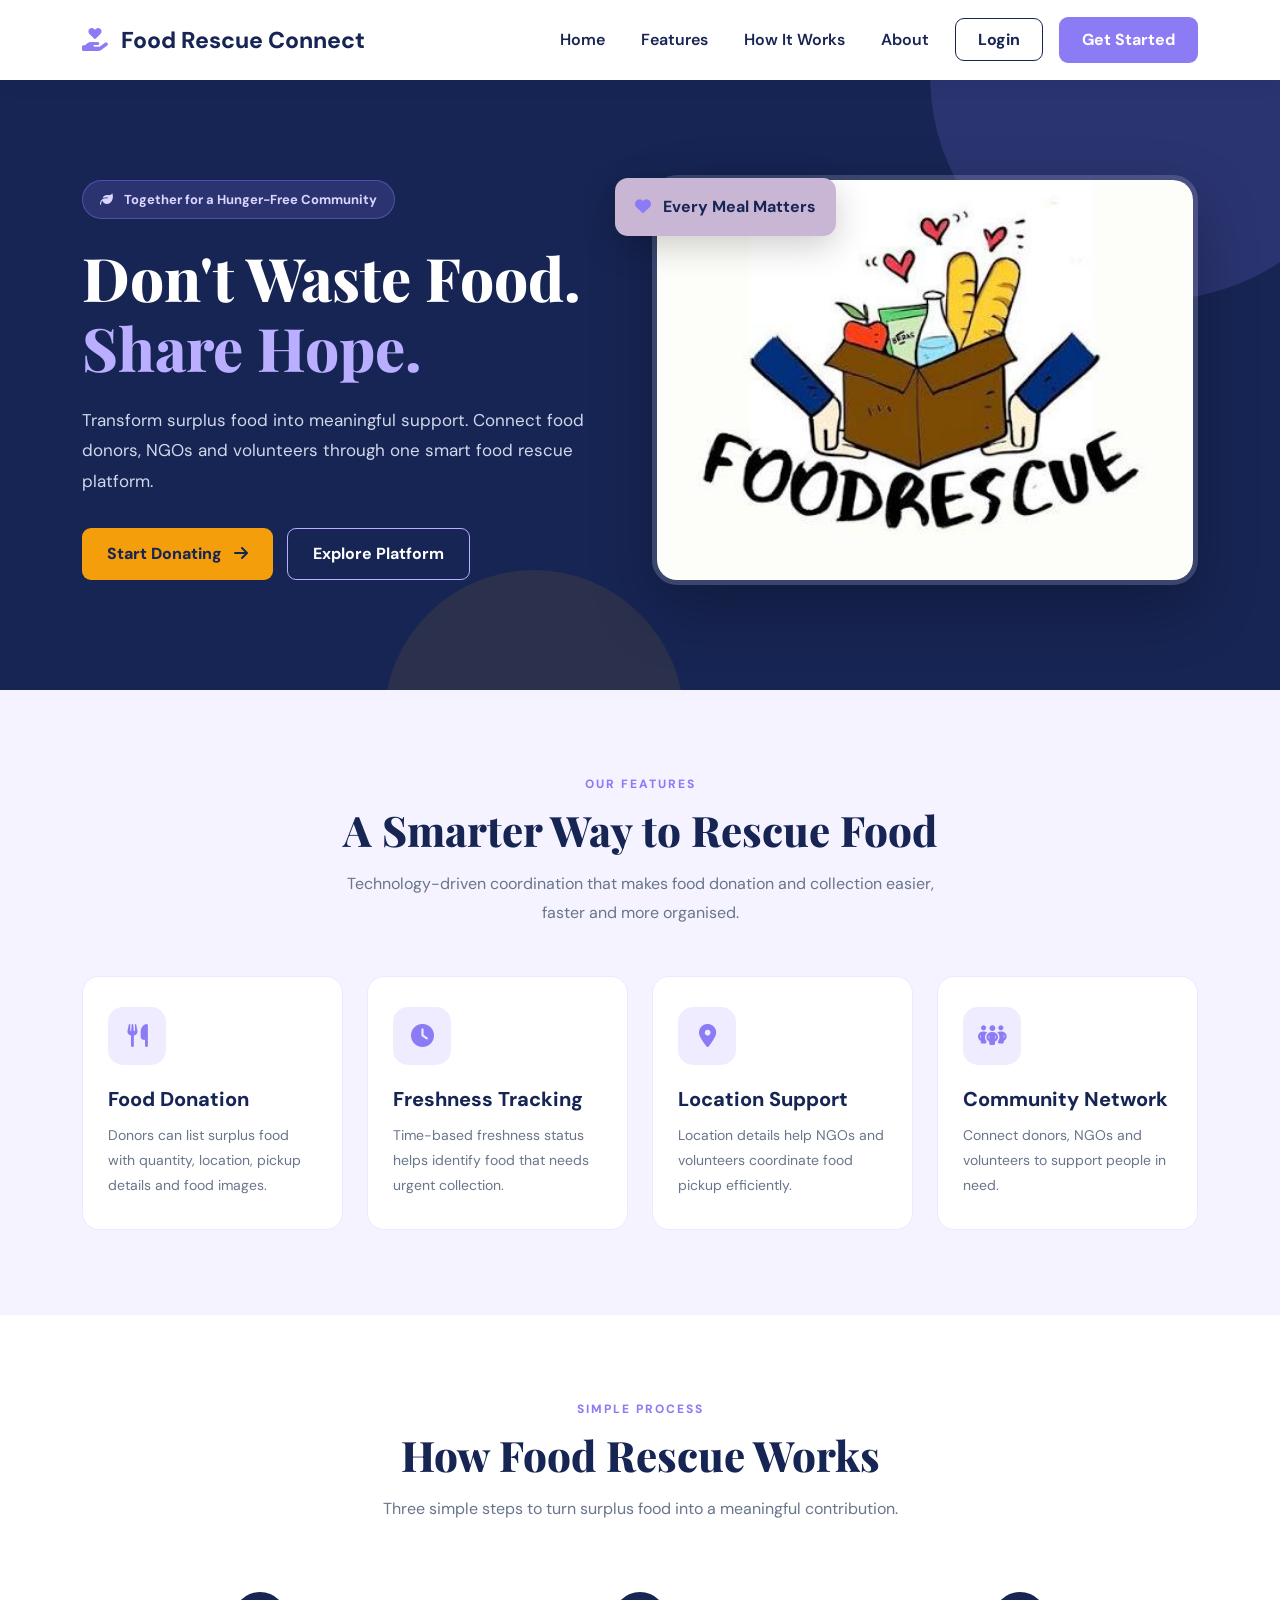
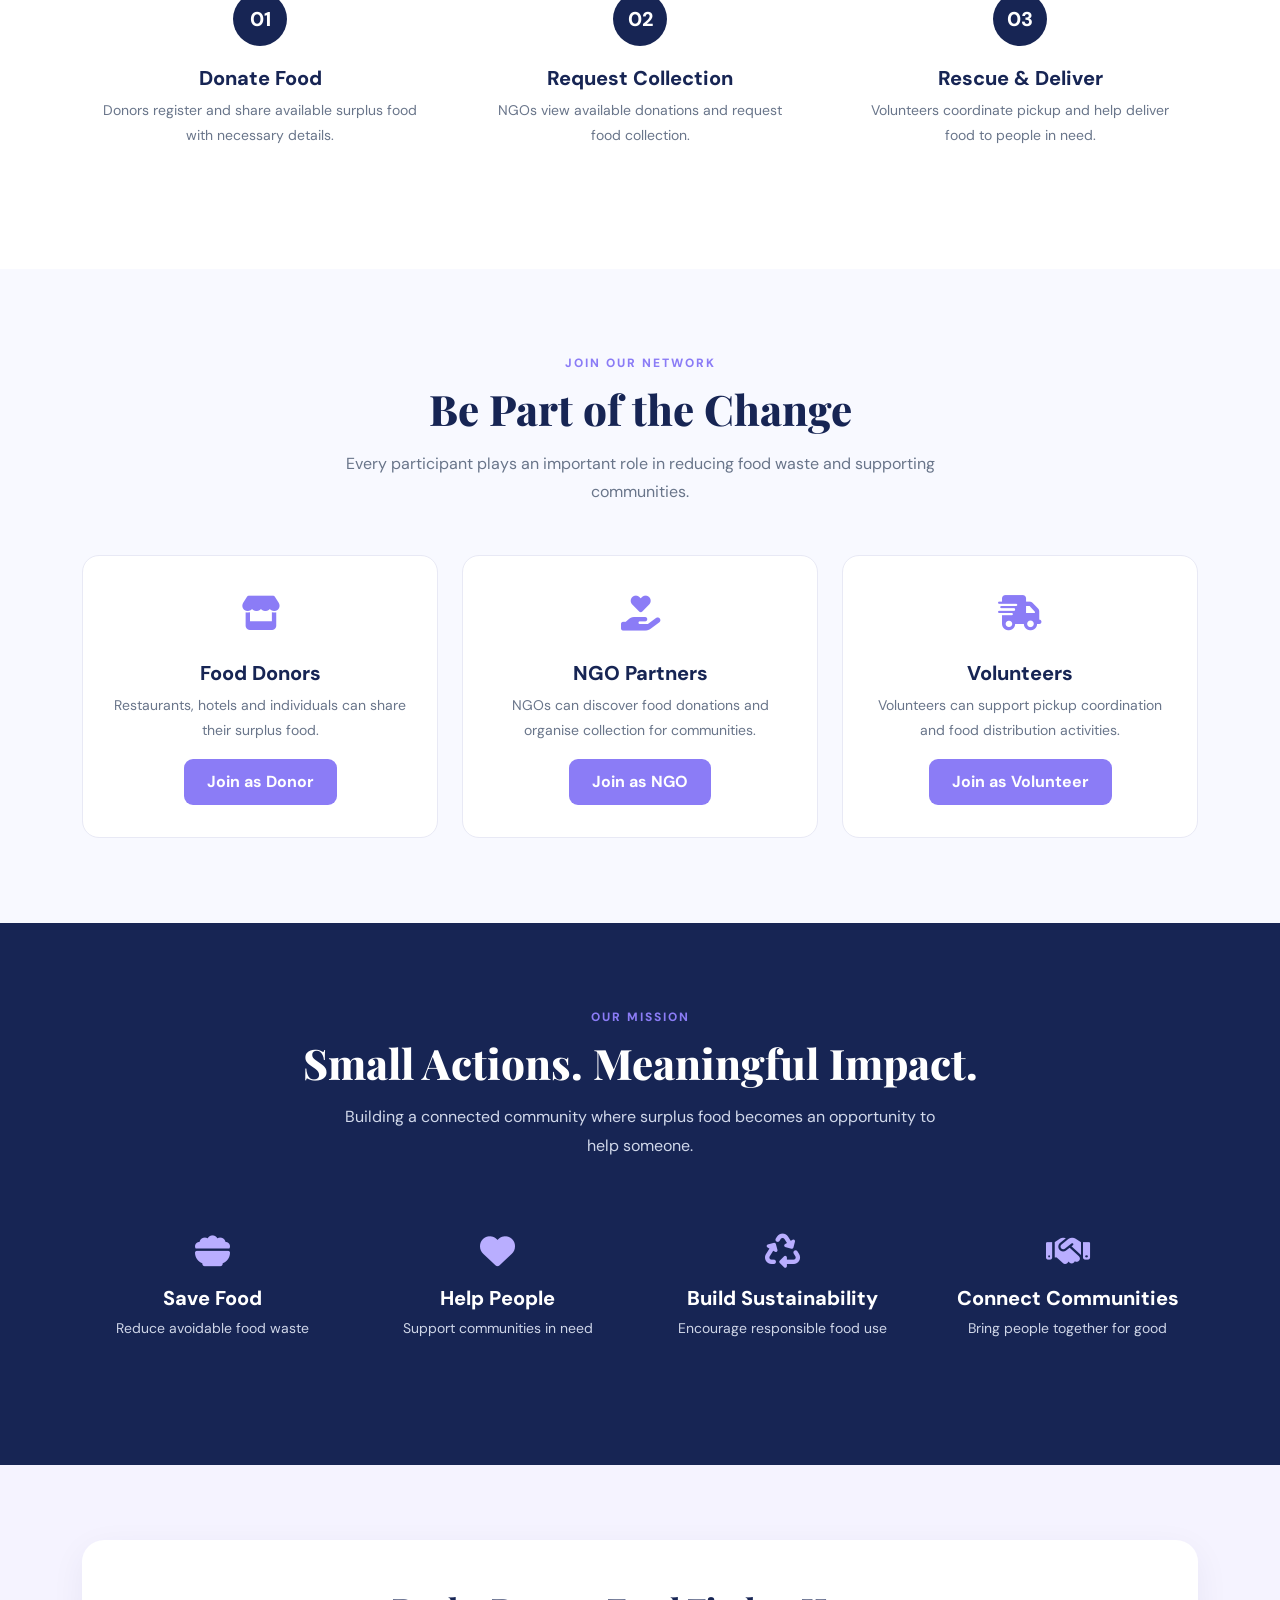
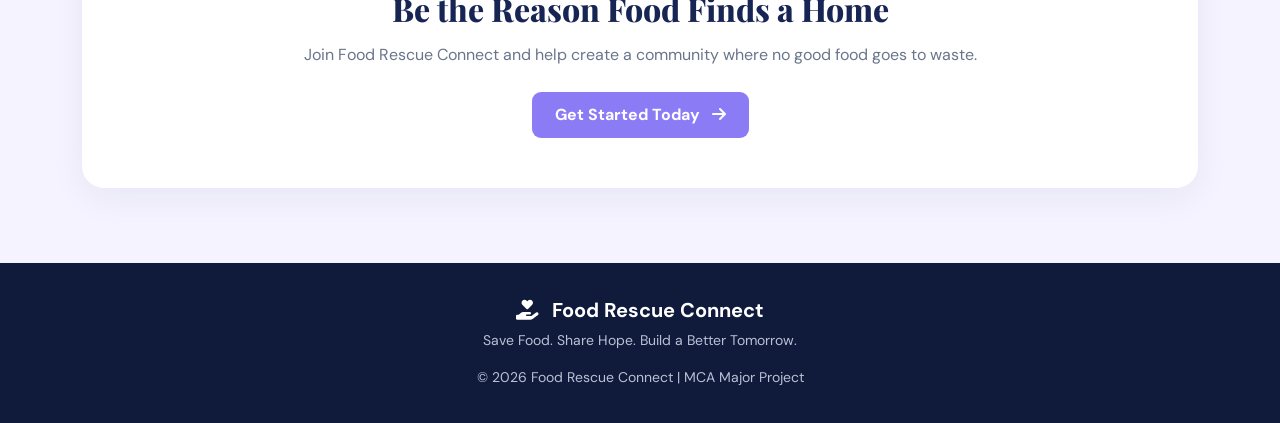
<file: templates/index.html>
<!DOCTYPE html>
<html lang="en">
<head>
    <meta charset="UTF-8">
    <meta name="viewport" content="width=device-width, initial-scale=1.0">
    <title>Food Rescue Connect | Save Food, Share Hope</title>

    <!-- Bootstrap -->
    <link href="https://cdn.jsdelivr.net/npm/bootstrap@5.3.3/dist/css/bootstrap.min.css" rel="stylesheet">

    <!-- Google Fonts -->
    <link href="https://fonts.googleapis.com/css2?family=DM+Sans:wght@400;500;600;700;800&family=Playfair+Display:wght@600;700;800&display=swap" rel="stylesheet">

    <!-- Icons -->
    <link rel="stylesheet" href="https://cdnjs.cloudflare.com/ajax/libs/font-awesome/6.5.2/css/all.min.css">

    <style>
        :root {
            --navy: #172554;
            --navy-light: #263b70;
            --lavender: #8B7CF6;
            --lavender-light: #F5F3FF;
            --amber: #F59E0B;
            --white: #FFFFFF;
            --text: #263247;
            --muted: #69758A;
        }

        * {
            margin: 0;
            padding: 0;
            box-sizing: border-box;
        }

        body {
            font-family: 'DM Sans', sans-serif;
            color: var(--text);
            background: var(--white);
            overflow-x: hidden;
        }

        html {
            scroll-behavior: smooth;
        }

        /* NAVBAR */

        .navbar {
            background: var(--white);
            padding: 17px 0;
            box-shadow: 0 3px 20px rgba(23,37,84,0.06);
        }

        .navbar-brand {
            font-weight: 800;
            font-size: 23px;
            color: var(--navy) !important;
        }

        .brand-icon {
            color: var(--lavender);
            margin-right: 8px;
        }

        .nav-link {
            color: var(--navy) !important;
            font-weight: 600;
            margin: 0 10px;
        }

        .nav-link:hover {
            color: var(--lavender) !important;
        }

        .btn-login {
            border: 1.5px solid var(--navy);
            color: var(--navy);
            border-radius: 9px;
            padding: 10px 22px;
            font-weight: 700;
            text-decoration: none;
        }

        .btn-login:hover {
            background: var(--navy);
            color: white;
        }

        .btn-register {
            background: var(--lavender);
            color: white;
            border-radius: 9px;
            padding: 11px 23px;
            font-weight: 700;
            text-decoration: none;
            display: inline-block;
            transition: 0.3s;
        }

        .btn-register:hover {
            background: #7160df;
            color: white;
            transform: translateY(-2px);
        }

        /* HERO */

        .hero {
            background: var(--navy);
            color: white;
            padding: 95px 0 105px;
            position: relative;
            overflow: hidden;
        }

        .hero::before {
            content: "";
            position: absolute;
            width: 450px;
            height: 450px;
            background: rgba(139,124,246,0.17);
            border-radius: 50%;
            top: -230px;
            right: -100px;
        }

        .hero::after {
            content: "";
            position: absolute;
            width: 300px;
            height: 300px;
            background: rgba(245,158,11,0.09);
            border-radius: 50%;
            bottom: -180px;
            left: 30%;
        }

        .hero-content {
            position: relative;
            z-index: 2;
        }

        .hero-tag {
            display: inline-block;
            background: rgba(139,124,246,0.18);
            color: #DCD6FF;
            border: 1px solid rgba(139,124,246,0.4);
            padding: 9px 17px;
            border-radius: 30px;
            font-size: 13px;
            font-weight: 700;
            margin-bottom: 23px;
        }

        .hero h1 {
            font-family: 'Playfair Display', serif;
            font-size: clamp(38px, 5vw, 60px);
            font-weight: 800;
            line-height: 1.17;
            margin-bottom: 22px;
        }

        .hero h1 span {
            color: #B9AEFF;
        }

        .hero p {
            color: #D1D8EA;
            font-size: 17px;
            line-height: 1.8;
            max-width: 550px;
            margin-bottom: 32px;
        }

        .hero-buttons {
            display: flex;
            gap: 14px;
            flex-wrap: wrap;
        }

        .btn-hero {
            background: var(--amber);
            color: #172554;
            padding: 14px 25px;
            border-radius: 9px;
            text-decoration: none;
            font-weight: 800;
            transition: 0.3s;
        }

        .btn-hero:hover {
            background: #7160df;
            color: var(--navy);
            transform: translateY(-3px);
        }

        .btn-outline-hero {
            border: 1.5px solid #B9AEFF;
            color: white;
            padding: 13px 25px;
            border-radius: 9px;
            text-decoration: none;
            font-weight: 700;
        }

        .btn-outline-hero:hover {
            background: var(--lavender);
            color: white;
        }

        .hero-image {
            position: relative;
            z-index: 2;
        }

        .hero-image img {
            width: 100%;
            height: 410px;
            object-fit: cover;
            border-radius: 25px;
            border: 5px solid rgba(255,255,255,0.15);
            box-shadow: 0 25px 60px rgba(0,0,0,0.25);
        }

        .floating-card {
            position: absolute;
            bottom: 349px;
            left: -25px;
            background: rgb(201, 182, 212);
            color: var(--navy);
            padding: 17px 20px;
            border-radius: 13px;
            box-shadow: 0 10px 35px rgba(0,0,0,0.2);
            font-weight: 700;
        }

        .floating-card i {
            color: var(--lavender);
            margin-right: 8px;
        }

        /* COMMON SECTION */

        .section-padding {
            padding: 85px 0;
        }

        .section-tag {
            color: var(--lavender);
            font-weight: 800;
            text-transform: uppercase;
            letter-spacing: 2px;
            font-size: 12px;
            margin-bottom: 12px;
        }

        .section-title {
            color: var(--navy);
            font-family: 'Playfair Display', serif;
            font-weight: 800;
            font-size: clamp(30px, 4vw, 42px);
            margin-bottom: 15px;
        }

        .section-description {
            color: var(--muted);
            max-width: 620px;
            margin: auto;
            line-height: 1.8;
        }

        /* FEATURES */

        .features-section {
            background: var(--lavender-light);
        }

        .feature-card {
            background: white;
            border-radius: 17px;
            padding: 30px 25px;
            height: 100%;
            border: 1px solid #ECE9FF;
            transition: 0.3s;
        }

        .feature-card:hover {
            transform: translateY(-8px);
            box-shadow: 0 15px 35px rgba(23,37,84,0.09);
        }

        .feature-icon {
            width: 58px;
            height: 58px;
            border-radius: 15px;
            display: flex;
            justify-content: center;
            align-items: center;
            font-size: 23px;
            background: #EFECFF;
            color: var(--lavender);
            margin-bottom: 22px;
        }

        .feature-card h5 {
            color: var(--navy);
            font-weight: 800;
            margin-bottom: 12px;
        }

        .feature-card p {
            color: var(--muted);
            font-size: 14px;
            line-height: 1.8;
            margin: 0;
        }

        /* HOW IT WORKS */

        .step-number {
            width: 54px;
            height: 54px;
            background: var(--navy);
            color: white;
            border-radius: 50%;
            display: flex;
            align-items: center;
            justify-content: center;
            font-size: 20px;
            font-weight: 800;
            margin: 0 auto 20px;
        }

        .step-card {
            text-align: center;
            padding: 20px;
        }

        .step-card h5 {
            color: var(--navy);
            font-weight: 800;
        }

        .step-card p {
            color: var(--muted);
            font-size: 14px;
            line-height: 1.8;
        }

        /* USER ROLES */

        .roles-section {
            background: #F8F9FF;
        }

        .role-card {
            background: white;
            padding: 32px 25px;
            border-radius: 17px;
            border: 1px solid #E8E9F5;
            text-align: center;
            height: 100%;
            transition: 0.3s;
        }

        .role-card:hover {
            transform: translateY(-7px);
            box-shadow: 0 15px 35px rgba(23,37,84,0.08);
        }

        .role-icon {
            font-size: 35px;
            color: var(--lavender);
            margin-bottom: 20px;
        }

        .role-card h5 {
            color: var(--navy);
            font-weight: 800;
        }

        .role-card p {
            color: var(--muted);
            font-size: 14px;
            line-height: 1.8;
        }

        /* IMPACT */

        .impact-section {
            background: var(--navy);
            color: white;
        }

        .impact-section .section-title {
            color: white;
        }

        .impact-section .section-description {
            color: #D1D8EA;
        }

        .impact-item {
            text-align: center;
            padding: 25px 10px;
        }

        .impact-item i {
            color: #B9AEFF;
            font-size: 35px;
            margin-bottom: 17px;
        }

        .impact-item h5 {
            font-weight: 800;
        }

        .impact-item p {
            color: #CFD6E8;
            font-size: 14px;
        }

        /* CTA */

        .cta-section {
            background: var(--lavender-light);
            padding: 75px 20px;
            text-align: center;
        }

        .cta-box {
            background: white;
            padding: 50px 25px;
            border-radius: 22px;
            box-shadow: 0 10px 35px rgba(23,37,84,0.06);
        }

        .cta-box h2 {
            color: var(--navy);
            font-family: 'Playfair Display', serif;
            font-weight: 800;
            margin-bottom: 15px;
        }

        .cta-box p {
            color: var(--muted);
            margin-bottom: 25px;
        }

        /* FOOTER */

        footer {
            background: #101B3C;
            color: white;
            padding: 35px 0;
            text-align: center;
        }

        footer p {
            color: #B9C1D4;
            margin: 0;
            font-size: 14px;
        }

        footer span {
            color: #B9AEFF;
            font-weight: 700;
        }

        /* RESPONSIVE */

        @media (max-width: 991px) {
            .hero {
                padding: 65px 0;
            }

            .hero-image {
                margin-top: 45px;
            }

            .floating-card {
                left: 10px;
            }
        }

        @media (max-width: 576px) {
            .hero-image img {
                height: 280px;
            }

            .hero {
                padding: 55px 0 70px;
            }

            .section-padding {
                padding: 60px 0;
            }

            .floating-card {
                font-size: 13px;
                padding: 12px;
            }
        }
    </style>

    <meta name="theme-color" content="#172554">
    <meta name="apple-mobile-web-app-capable" content="yes">
    <meta name="apple-mobile-web-app-status-bar-style" content="default">
    <link rel="manifest" href="/static/manifest.webmanifest">
    <link rel="apple-touch-icon" href="/static/icons/icon-192.png">
    <link rel="stylesheet" href="/static/style.css">

</head>

<body>

<!-- NAVBAR -->
<nav class="navbar navbar-expand-lg sticky-top">
    <div class="container">

        <a class="navbar-brand" href="/">
            <i class="fa-solid fa-hand-holding-heart brand-icon"></i>
            Food Rescue Connect
        </a>

        <button class="navbar-toggler" type="button"
                data-bs-toggle="collapse" data-bs-target="#navbarMenu">
            <span class="navbar-toggler-icon"></span>
        </button>

        <div class="collapse navbar-collapse" id="navbarMenu">

            <ul class="navbar-nav ms-auto align-items-lg-center">

                <li class="nav-item">
                    <a class="nav-link" href="#home">Home</a>
                </li>

                <li class="nav-item">
                    <a class="nav-link" href="#features">Features</a>
                </li>

                <li class="nav-item">
                    <a class="nav-link" href="#how-it-works">How It Works</a>
                </li>

                <li class="nav-item">
                    <a class="nav-link" href="#about">About</a>
                </li>

                <li class="nav-item my-2 my-lg-0 ms-lg-2">
                    <a class="btn-login" href="/login">Login</a>
                </li>

                <li class="nav-item mt-3 mt-lg-0 ms-lg-3">
                    <a class="btn-register" href="/register">Get Started</a>
                </li>

            </ul>
        </div>
    </div>
</nav>

<!-- HERO SECTION -->
<section class="hero" id="home">
    <div class="container">
        <div class="row align-items-center">

            <div class="col-lg-6 hero-content">

                <div class="hero-tag">
                    <i class="fa-solid fa-leaf me-2"></i>
                    Together for a Hunger-Free Community
                </div>

                <h1>
                    Don't Waste Food.<br>
                    <span>Share Hope.</span>
                </h1>

                <p>
                    Transform surplus food into meaningful support.
                    Connect food donors, NGOs and volunteers through
                    one smart food rescue platform.
                </p>

                <div class="hero-buttons">
                    <a href="/register" class="btn-hero">
                        Start Donating <i class="fa-solid fa-arrow-right ms-2"></i>
                    </a>

                    <a href="#how-it-works" class="btn-outline-hero">
                        Explore Platform
                    </a>
                </div>

            </div>

            <div class="col-lg-6 hero-image">

                <img
                    src="/static/images/home.jpg"
                    alt="Fresh food ready to be shared">

                <div class="floating-card">
                    <i class="fa-solid fa-heart"></i>
                    Every Meal Matters
                </div>

            </div>

        </div>
    </div>
</section>

<!-- FEATURES -->
<section class="section-padding features-section" id="features">
    <div class="container">

        <div class="text-center mb-5">
            <div class="section-tag">Our Features</div>

            <h2 class="section-title">
                A Smarter Way to Rescue Food
            </h2>

            <p class="section-description">
                Technology-driven coordination that makes food
                donation and collection easier, faster and more organised.
            </p>
        </div>

        <div class="row g-4">

            <div class="col-md-6 col-lg-3">
                <div class="feature-card">
                    <div class="feature-icon">
                        <i class="fa-solid fa-utensils"></i>
                    </div>
                    <h5>Food Donation</h5>
                    <p>
                        Donors can list surplus food with quantity,
                        location, pickup details and food images.
                    </p>
                </div>
            </div>

            <div class="col-md-6 col-lg-3">
                <div class="feature-card">
                    <div class="feature-icon">
                        <i class="fa-solid fa-clock"></i>
                    </div>
                    <h5>Freshness Tracking</h5>
                    <p>
                        Time-based freshness status helps identify
                        food that needs urgent collection.
                    </p>
                </div>
            </div>

            <div class="col-md-6 col-lg-3">
                <div class="feature-card">
                    <div class="feature-icon">
                        <i class="fa-solid fa-location-dot"></i>
                    </div>
                    <h5>Location Support</h5>
                    <p>
                        Location details help NGOs and volunteers
                        coordinate food pickup efficiently.
                    </p>
                </div>
            </div>

            <div class="col-md-6 col-lg-3">
                <div class="feature-card">
                    <div class="feature-icon">
                        <i class="fa-solid fa-people-group"></i>
                    </div>
                    <h5>Community Network</h5>
                    <p>
                        Connect donors, NGOs and volunteers
                        to support people in need.
                    </p>
                </div>
            </div>

        </div>
    </div>
</section>

<!-- HOW IT WORKS -->
<section class="section-padding" id="how-it-works">
    <div class="container">

        <div class="text-center mb-5">
            <div class="section-tag">Simple Process</div>

            <h2 class="section-title">How Food Rescue Works</h2>

            <p class="section-description">
                Three simple steps to turn surplus food into a
                meaningful contribution.
            </p>
        </div>

        <div class="row g-4">

            <div class="col-md-4">
                <div class="step-card">
                    <div class="step-number">01</div>
                    <h5>Donate Food</h5>
                    <p>
                        Donors register and share available surplus
                        food with necessary details.
                    </p>
                </div>
            </div>

            <div class="col-md-4">
                <div class="step-card">
                    <div class="step-number">02</div>
                    <h5>Request Collection</h5>
                    <p>
                        NGOs view available donations and request
                        food collection.
                    </p>
                </div>
            </div>

            <div class="col-md-4">
                <div class="step-card">
                    <div class="step-number">03</div>
                    <h5>Rescue & Deliver</h5>
                    <p>
                        Volunteers coordinate pickup and help
                        deliver food to people in need.
                    </p>
                </div>
            </div>

        </div>
    </div>
</section>

<!-- USER ROLES -->
<section class="section-padding roles-section" id="about">
    <div class="container">

        <div class="text-center mb-5">
            <div class="section-tag">Join Our Network</div>

            <h2 class="section-title">
                Be Part of the Change
            </h2>

            <p class="section-description">
                Every participant plays an important role in
                reducing food waste and supporting communities.
            </p>
        </div>

        <div class="row g-4">

            <div class="col-md-4">
                <div class="role-card">
                    <div class="role-icon">
                        <i class="fa-solid fa-store"></i>
                    </div>
                    <h5>Food Donors</h5>
                    <p>
                        Restaurants, hotels and individuals can
                        share their surplus food.
                    </p>
                    <a href="/register" class="btn-register">
                        Join as Donor
                    </a>
                </div>
            </div>

            <div class="col-md-4">
                <div class="role-card">
                    <div class="role-icon">
                        <i class="fa-solid fa-hand-holding-heart"></i>
                    </div>
                    <h5>NGO Partners</h5>
                    <p>
                        NGOs can discover food donations and
                        organise collection for communities.
                    </p>
                    <a href="/register" class="btn-register">
                        Join as NGO
                    </a>
                </div>
            </div>

            <div class="col-md-4">
                <div class="role-card">
                    <div class="role-icon">
                        <i class="fa-solid fa-truck-fast"></i>
                    </div>
                    <h5>Volunteers</h5>
                    <p>
                        Volunteers can support pickup coordination
                        and food distribution activities.
                    </p>
                    <a href="/register" class="btn-register">
                        Join as Volunteer
                    </a>
                </div>
            </div>

        </div>
    </div>
</section>

<!-- IMPACT -->
<section class="section-padding impact-section">
    <div class="container">

        <div class="text-center mb-5">
            <div class="section-tag">Our Mission</div>

            <h2 class="section-title">
                Small Actions. Meaningful Impact.
            </h2>

            <p class="section-description">
                Building a connected community where surplus food
                becomes an opportunity to help someone.
            </p>
        </div>

        <div class="row g-4">

            <div class="col-6 col-lg-3">
                <div class="impact-item">
                    <i class="fa-solid fa-bowl-food"></i>
                    <h5>Save Food</h5>
                    <p>Reduce avoidable food waste</p>
                </div>
            </div>

            <div class="col-6 col-lg-3">
                <div class="impact-item">
                    <i class="fa-solid fa-heart"></i>
                    <h5>Help People</h5>
                    <p>Support communities in need</p>
                </div>
            </div>

            <div class="col-6 col-lg-3">
                <div class="impact-item">
                    <i class="fa-solid fa-recycle"></i>
                    <h5>Build Sustainability</h5>
                    <p>Encourage responsible food use</p>
                </div>
            </div>

            <div class="col-6 col-lg-3">
                <div class="impact-item">
                    <i class="fa-solid fa-handshake"></i>
                    <h5>Connect Communities</h5>
                    <p>Bring people together for good</p>
                </div>
            </div>

        </div>
    </div>
</section>

<!-- CALL TO ACTION -->
<section class="cta-section">
    <div class="container">
        <div class="cta-box">

            <h2>Be the Reason Food Finds a Home</h2>

            <p>
                Join Food Rescue Connect and help create a
                community where no good food goes to waste.
            </p>

            <a href="/register" class="btn-register">
                Get Started Today
                <i class="fa-solid fa-arrow-right ms-2"></i>
            </a>

        </div>
    </div>
</section>

<!-- FOOTER -->
<footer>
    <div class="container">
        <h5 class="fw-bold mb-2">
            <i class="fa-solid fa-hand-holding-heart me-2"></i>
            Food Rescue Connect
        </h5>

        <p>
            Save Food. Share Hope. Build a Better Tomorrow.
        </p>

        <p class="mt-3">
            © 2026 Food Rescue Connect | MCA Major Project
        </p>
    </div>
</footer>

<script src="https://cdn.jsdelivr.net/npm/bootstrap@5.3.3/dist/js/bootstrap.bundle.min.js"></script>


<script>if ("serviceWorker" in navigator) { window.addEventListener("load", () => { navigator.serviceWorker.register("/service-worker.js").catch(error => console.error("Service worker registration failed:", error)); }); }</script>

</body>
</html>
</file>
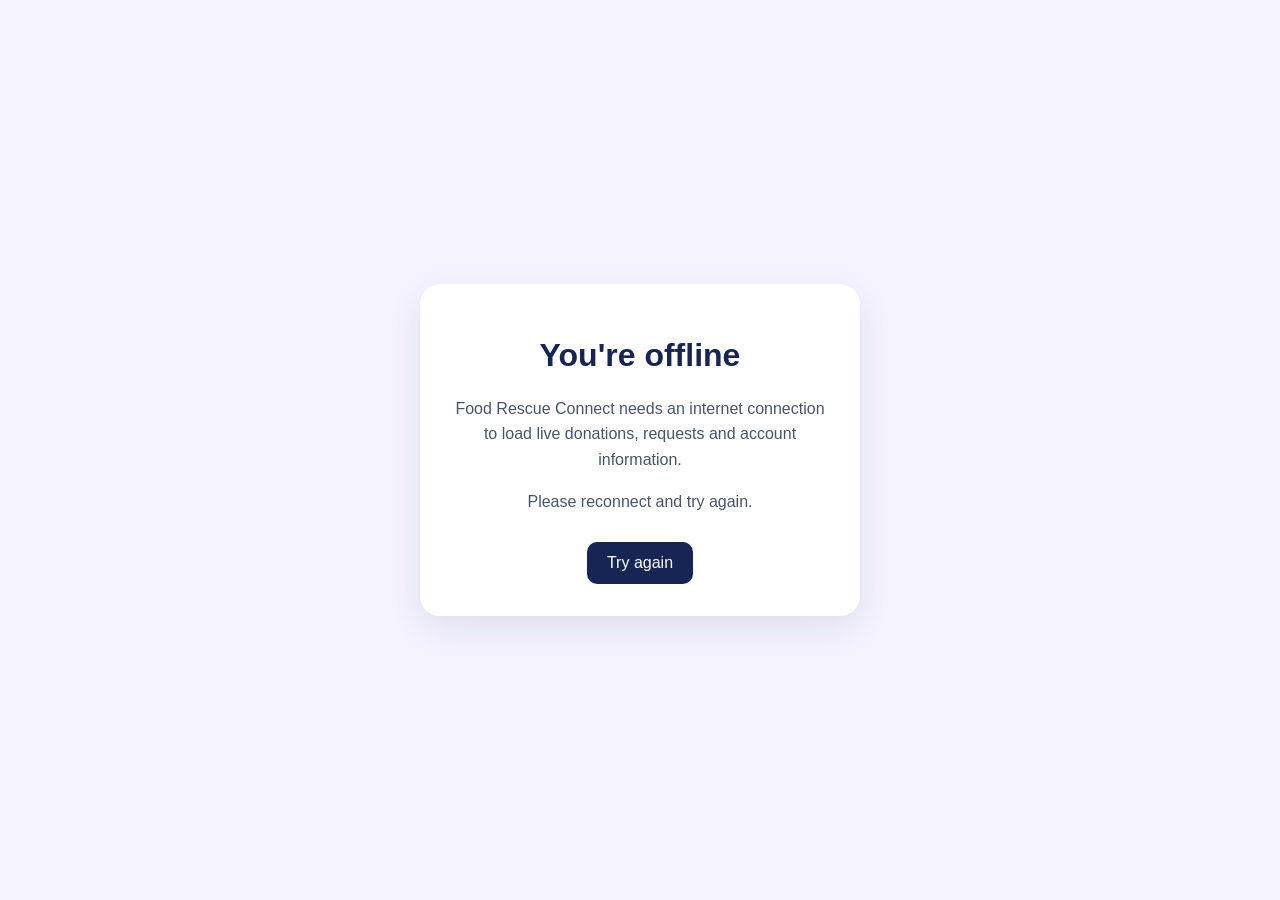
<file: static/offline.html>
<!doctype html><html lang="en"><head><meta charset="utf-8"><meta name="viewport" content="width=device-width,initial-scale=1"><meta name="theme-color" content="#172554"><title>Offline | Food Rescue Connect</title><style>*{box-sizing:border-box}body{margin:0;min-height:100vh;display:grid;place-items:center;padding:24px;background:#f5f3ff;font-family:Arial;color:#172554}main{max-width:440px;background:white;padding:32px;border-radius:20px;text-align:center;box-shadow:0 12px 35px #17255418}p{line-height:1.6;color:#475569}a{display:inline-block;margin-top:12px;padding:12px 20px;border-radius:10px;background:#172554;color:white;text-decoration:none}</style></head><body><main><h1>You're offline</h1><p>Food Rescue Connect needs an internet connection to load live donations, requests and account information.</p><p>Please reconnect and try again.</p><a href="/">Try again</a></main></body></html>
</file>
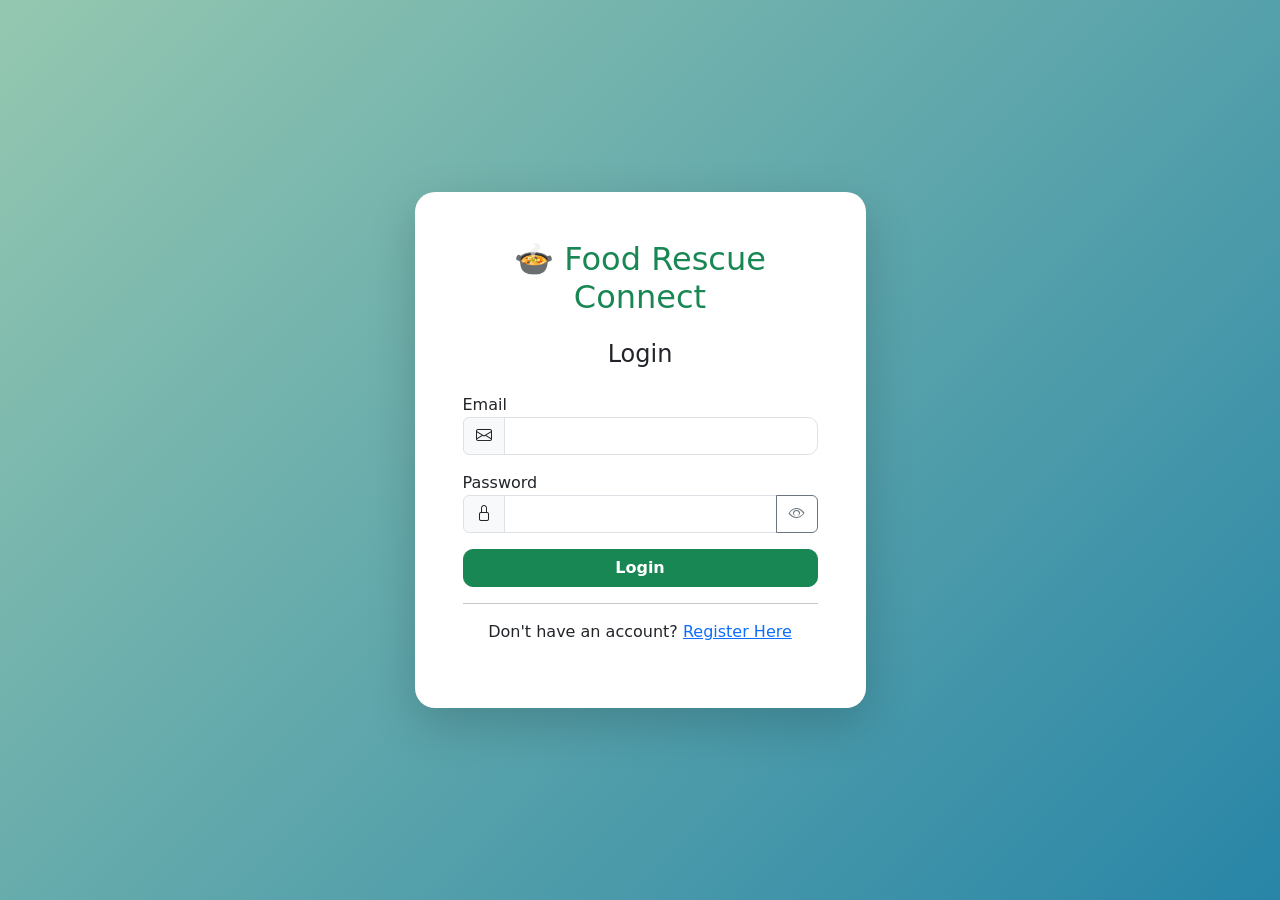
<file: templates/login.html>
<!DOCTYPE html>
<html lang="en">
<head>

<meta charset="UTF-8">
<meta name="viewport" content="width=device-width, initial-scale=1">

<title>Login | Food Rescue Connect</title>

<link href="https://cdn.jsdelivr.net/npm/bootstrap@5.3.3/dist/css/bootstrap.min.css" rel="stylesheet">
<link href="https://cdn.jsdelivr.net/npm/bootstrap-icons@1.11.3/font/bootstrap-icons.css" rel="stylesheet">

<style>

body{
    background:linear-gradient(135deg,#19875476,#2885a7);
    height:100vh;
    display:flex;
    justify-content:center;
    align-items:center;
}

.card{
    border:none;
    border-radius:20px;
}

.form-control{
    border-radius:10px;
}

.btn-success{
    border-radius:10px;
    font-weight:bold;
}

</style>


    <meta name="theme-color" content="#172554">
    <meta name="apple-mobile-web-app-capable" content="yes">
    <meta name="apple-mobile-web-app-status-bar-style" content="default">
    <link rel="manifest" href="/static/manifest.webmanifest">
    <link rel="apple-touch-icon" href="/static/icons/icon-192.png">
    <link rel="stylesheet" href="/static/style.css">

</head>

<body>

<div class="container">

<div class="row justify-content-center">

<div class="col-md-5">

<div class="card shadow-lg">

<div class="card-body p-5">

<h2 class="text-center text-success mb-4">
🍲 Food Rescue Connect
</h2>

<h4 class="text-center mb-4">
Login
</h4>

<form method="POST">

<div class="mb-3">

<label>Email</label>

<div class="input-group">

<span class="input-group-text">
<i class="bi bi-envelope"></i>
</span>

<input
type="email"
name="email"
class="form-control"
required>

</div>

</div>

<div class="mb-3">

<label>Password</label>

<div class="input-group">

<span class="input-group-text">
<i class="bi bi-lock"></i>
</span>

<input
type="password"
id="password"
name="password"
class="form-control"
required>

<button
class="btn btn-outline-secondary"
type="button"
onclick="showPassword()">

<i class="bi bi-eye"></i>

</button>

</div>

</div>

<button class="btn btn-success w-100">

Login

</button>

</form>

<hr>

<p class="text-center">

Don't have an account?

<a href="/register">

Register Here

</a>

</p>

</div>

</div>

</div>

</div>

</div>

<script>

function showPassword(){

let x=document.getElementById("password");

if(x.type==="password")
x.type="text";
else
x.type="password";

}

</script>


<script>if ("serviceWorker" in navigator) { window.addEventListener("load", () => { navigator.serviceWorker.register("/service-worker.js").catch(error => console.error("Service worker registration failed:", error)); }); }</script>

</body>
</html>
</file>
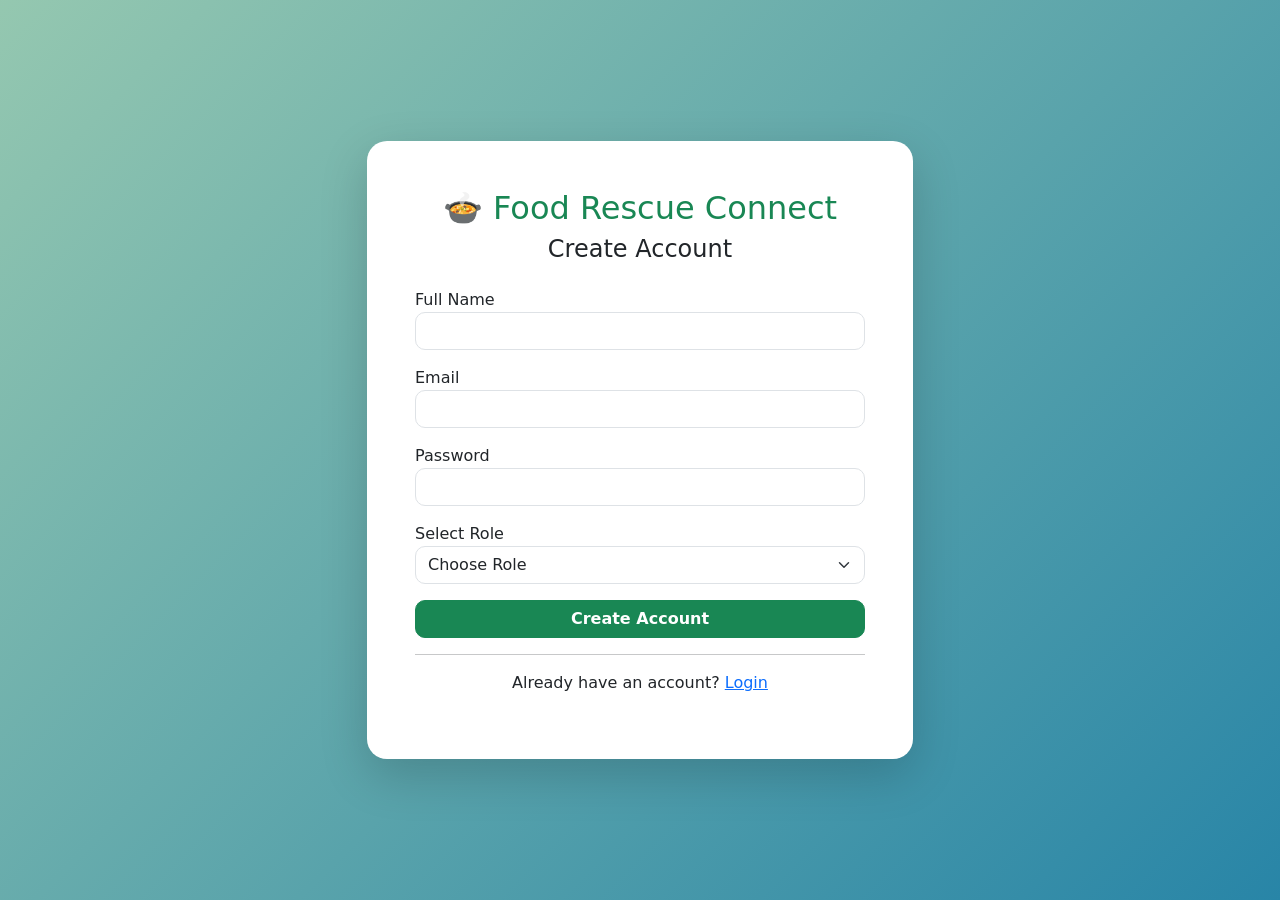
<file: templates/register.html>
<!DOCTYPE html>
<html lang="en">
<head>

<meta charset="UTF-8">
<meta name="viewport" content="width=device-width, initial-scale=1">

<title>Register | Food Rescue Connect</title>

<link href="https://cdn.jsdelivr.net/npm/bootstrap@5.3.3/dist/css/bootstrap.min.css" rel="stylesheet">
<link href="https://cdn.jsdelivr.net/npm/bootstrap-icons@1.11.3/font/bootstrap-icons.css" rel="stylesheet">

<style>
body{
    background:linear-gradient(135deg,#19875476,#2885a7);
    min-height:100vh;
    display:flex;
    justify-content:center;
    align-items:center;
    padding:30px;
}

.card{
    border:none;
    border-radius:20px;
}

.form-control,.form-select{
    border-radius:10px;
}

.btn-success{
    border-radius:10px;
    font-weight:bold;
}
</style>


    <meta name="theme-color" content="#172554">
    <meta name="apple-mobile-web-app-capable" content="yes">
    <meta name="apple-mobile-web-app-status-bar-style" content="default">
    <link rel="manifest" href="/static/manifest.webmanifest">
    <link rel="apple-touch-icon" href="/static/icons/icon-192.png">
    <link rel="stylesheet" href="/static/style.css">

</head>
<body>

<div class="container">

<div class="row justify-content-center">

<div class="col-md-6">

<div class="card shadow-lg">

<div class="card-body p-5">

<h2 class="text-center text-success mb-2">
🍲 Food Rescue Connect
</h2>

<h4 class="text-center mb-4">
Create Account
</h4>

<form action="/register" method="POST">

<div class="mb-3">
<label>Full Name</label>
<input type="text" class="form-control" name="name" required>
</div>

<div class="mb-3">
<label>Email</label>
<input type="email" class="form-control" name="email" required>
</div>

<div class="mb-3">
<label>Password</label>
<input type="password" class="form-control" name="password" required>
</div>

<div class="mb-3">
<label>Select Role</label>

<select class="form-select" name="role" required>

<option value="">Choose Role</option>

<option value="donor">Donor</option>

<option value="ngo">NGO</option>

<option value="volunteer">Volunteer</option>

<option value="admin">Admin</option>

</select>

</div>

<button class="btn btn-success w-100">
Create Account
</button>

</form>

<hr>

<p class="text-center">

Already have an account?

<a href="/login">
Login
</a>

</p>

</div>

</div>

</div>

</div>

</div>


<script>if ("serviceWorker" in navigator) { window.addEventListener("load", () => { navigator.serviceWorker.register("/service-worker.js").catch(error => console.error("Service worker registration failed:", error)); }); }</script>

</body>
</html>
</file>
<file: static/style.css>
/* Shared mobile improvements for Food Rescue Connect */
html{-webkit-text-size-adjust:100%} body{overflow-wrap:break-word} img,video,canvas,iframe{max-width:100%} input,select,textarea,button{max-width:100%} .table-responsive{-webkit-overflow-scrolling:touch}@media(max-width:768px){body{font-size:15px}.container,.container-fluid{padding-left:14px;padding-right:14px}.card{max-width:100%}.table{min-width:620px}.btn{min-height:42px}input,select,textarea{font-size:16px!important}}
</file>
